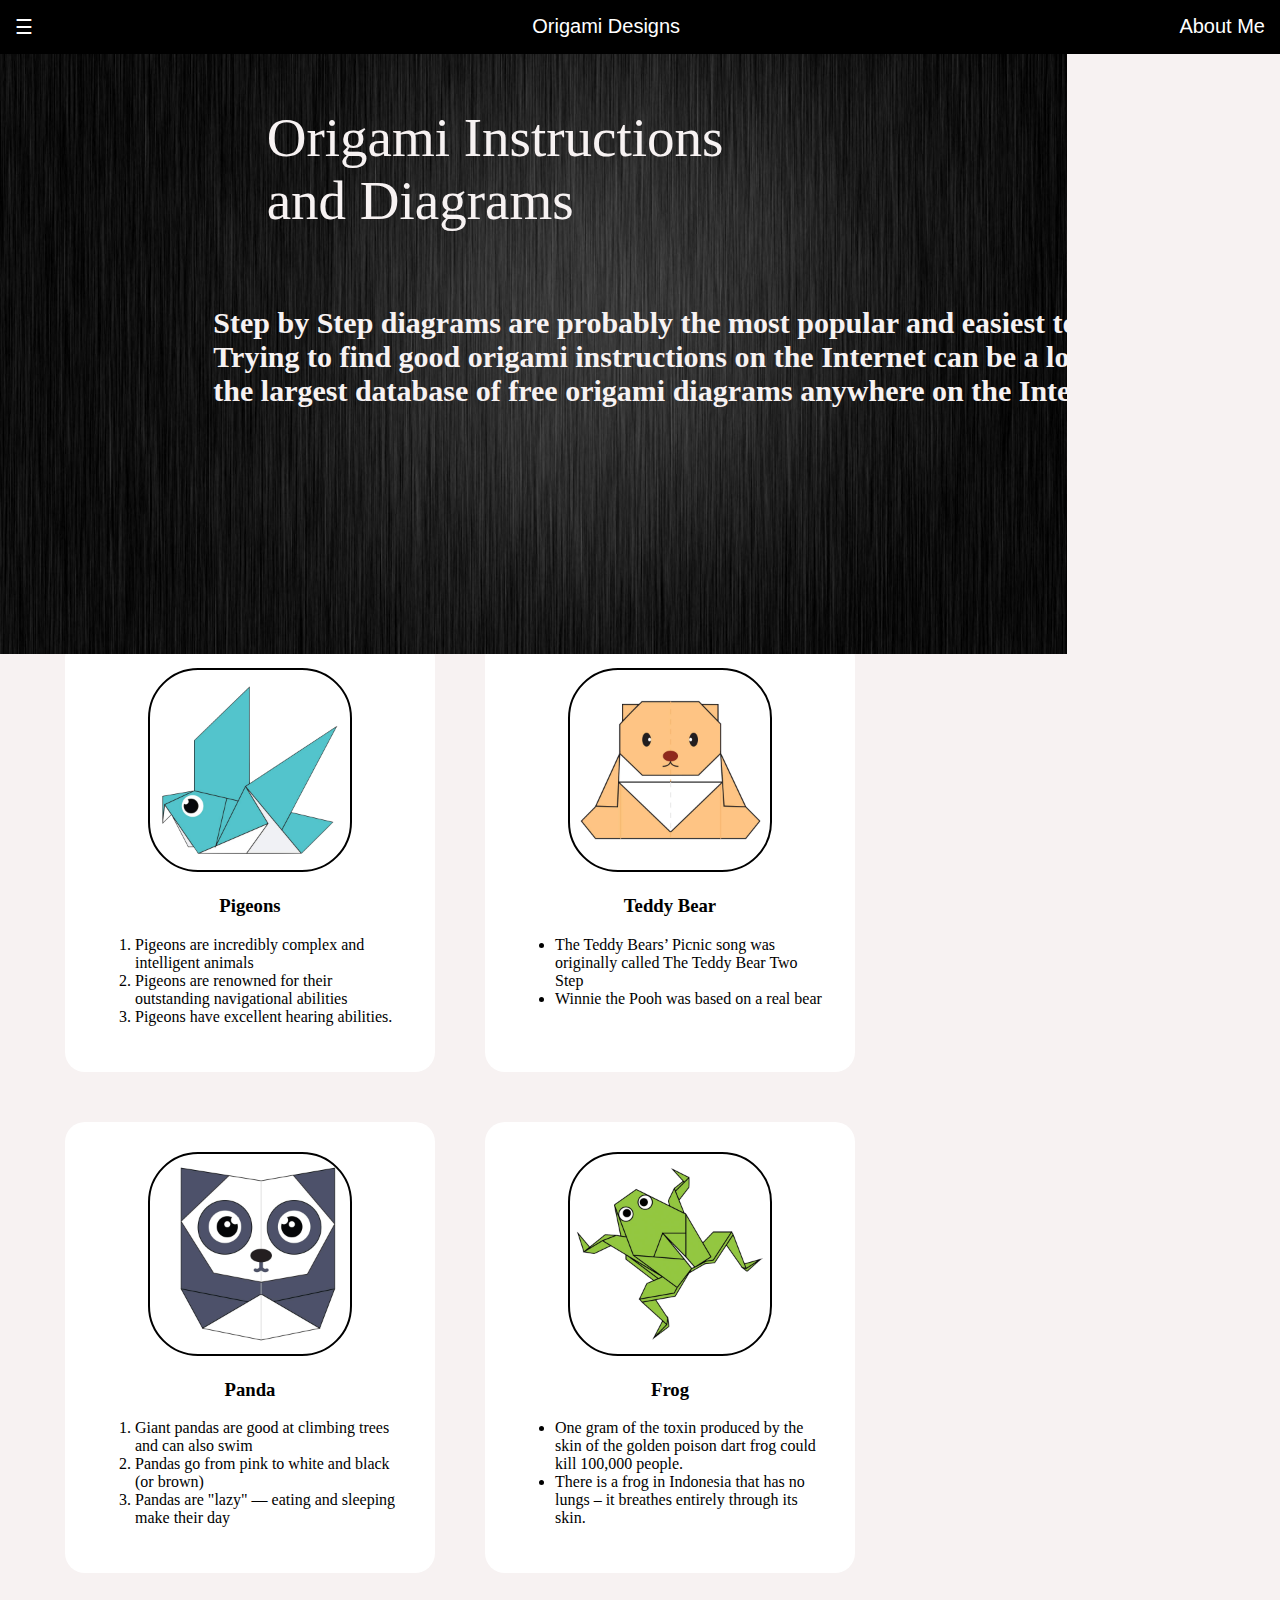
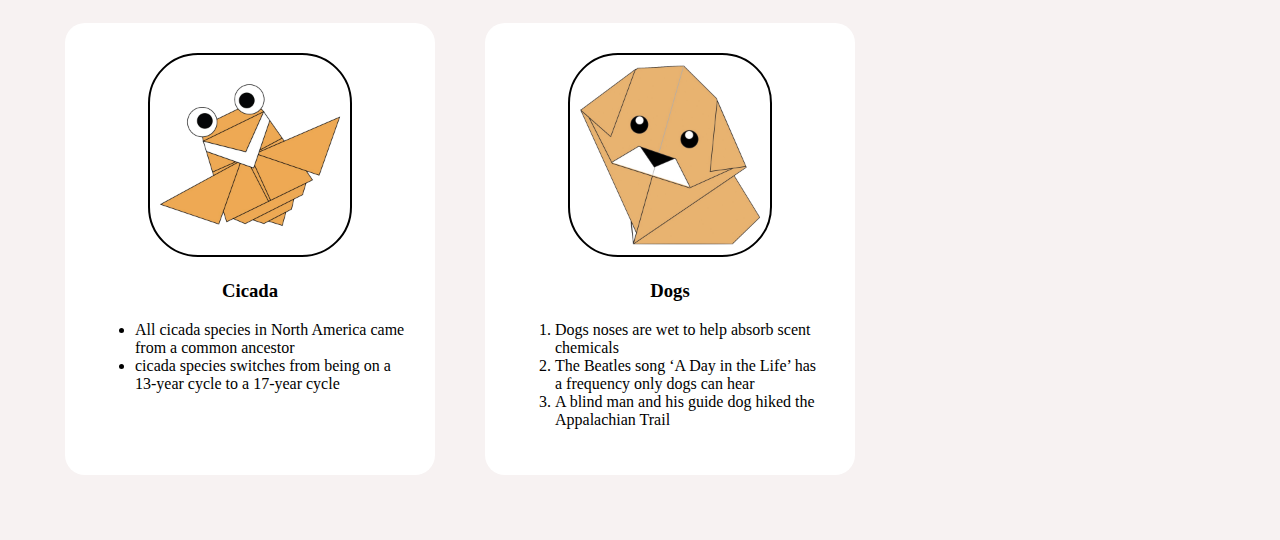
<file: index.html>
<!DOCTYPE html>
<!DOCTYPE html>
<html lang="en">
<head>
    <title>Origami Designs</title>
    <link rel="stylesheet" type="text/css" href="styles.css">
</head>
<body>
<div class="header">
    <div class="menu">
        <div ><a href ="#">☰</a></div>
        <div >Origami Designs</div>
        <div ><a href ="aboutme.html" target = "_blank">About Me</a></div>
    </div>
</div>
<div class ="bodyimg">
    <img src="main2.jpg" height="600px" width="100%">
    <p>
      Origami Instructions and Diagrams  
    </p>
    <h3><br>
    Step by Step diagrams are probably the most popular and easiest to follow way to show how to fold things out of paper. 
    Trying to find good origami instructions on the Internet can be a lot of work though. To help your search we’ve put
    together the largest database of free origami diagrams anywhere on the Internet.
    </h3>
</div>
<div class ="grid">
    <div class ="origami">
        <center>
        <a href ="http://origami.me/camel/"><img src="camel.png" width="200px" height="200px"></a>
        <h3> Camel </h3>
        </center>
        <p>
            <ol>
                <li>Camel's ears are furry</li>
                <li>Camel can move easily across the sand because of its specially designed feet</li>
                <li>When they find water, they will drink as much as possible.</li>
            </ol>
        </p>
        </div>
    <div class="origami">
        <center>
        <a href="http://origami.me/chameleon/"><img src="chameleon.png" width="200px" height="200px"></a>
        <h3> Chameleons </h3>
        </center>
        <p> 
            <ul>
                <li>Chameleons are reptiles that are part of the iguana suborder</li>
                <li>Changing skin color is an important part of communication among chameleons</li>
                <li>Most chameleons have a prehensile tail that they use to wrap around tree branches</li>
            </ul>
        </p>
        </div>
    <div class="origami">
        <center>
        <a href="http://origami.me/pigeon/"><img src="pigeon.png" width="200px" height="200px"></a>
        <h3> Pigeons </h3>
        </center>
        <p>
        <ol>
            <li>Pigeons are incredibly complex and intelligent animals</li>
            <li>Pigeons are renowned for their outstanding navigational abilities</li>
            <li>Pigeons have excellent hearing abilities.</li>
        </ol>
        </p>
        </div>
    <div class="origami">
        <center>
        <a href="http://origami.me/teddy-bear/"><img src="teddy.png" width="200px" height="200px"></a>
        <h3> Teddy Bear </h3>
        </center>
        <p>
        <ul>
            <li>The Teddy Bears’ Picnic song was originally called The Teddy Bear Two Step</li>
            <li>Winnie the Pooh was based on a real bear</li>
            
        </ul>
        </p>
        </div>

    
    <div class="origami">
        <center>
            <a href="http://origami.me/panda/"><img src="panda.png" width="200px" height="200px"></a>
            <h3> Panda </h3>
        </center>
        <p>
        <ol>
            <li>Giant pandas are good at climbing trees and can also swim</li>
            <li>Pandas go from pink to white and black (or brown)</li>
            <li>Pandas are "lazy" — eating and sleeping make their day</li>
        </ol>
        </p>
    </div>
    <div class="origami">
        <center>
            <a href ="http://origami.me/traditional-frog/"><img src="frog.png" width="200px" height="200px"></a>
            <h3> Frog </h3>
        </center>
        <p>
        <ul>
            <li>One gram of the toxin produced by the skin of the golden poison dart frog could kill 100,000 people.</li>
            <li>There is a frog in Indonesia that has no lungs – it breathes entirely through its skin.</li>
    
        </ul>
        </p>
    </div>
    <div class="origami">
        <center>
            <a href="http://origami.me/flying-cicada/"><img src="cicada.png" width="200px" height="200px"></a>
            <h3> Cicada </h3>
        </center>
        <p>
        <ul>
            <li>All cicada species in North America came from a common ancestor</li>
            <li>cicada species switches from being on a 13-year cycle to a 17-year cycle</li>
        </ul>
        </p>
    </div>
    <div class="origami">
        <center>
           <a href="http://origami.me/puppy/"><img src="dog.png" width="200px" height="200px"></a>
            <h3> Dogs </h3>
        </center>
        <p>
        <ol>
            <li>Dogs noses are wet to help absorb scent chemicals</li>
            <li>The Beatles song ‘A Day in the Life’ has a frequency only dogs can hear</li>
            <li>A blind man and his guide dog hiked the Appalachian Trail</li>
        </ol>
        </p>
    </div>
    

</div>
</body>
</html>
</file>
<file: styles.css>
.menu{
    display: flex;
    justify-content: space-between;
    background-color: black;
    padding: 15px;
    font-size: 20px;
    font-family: sans-serif;
    font-weight: 400;
    color: white;
}
body{
    margin: 0px;
    background-color:#f7f2f2;
    
}
a{
    text-decoration :none
}
a:link{
    color:#ffffff;
}

/*a:old*/
/*a:clicked*/
/*a:seen{*/
a:visited{
    color: #ffffff;
}

.bodyimg{
    position: absolute;
}
.bodyimg p{
    color:#f7f2f2;
    font-size: 55px;
    font-family: fantasy;
    position: absolute;
    top:10%;
    left:50%;
    transform: translate(-50%,-50%);
}
.bodyimg h3{
    color:#f7f2f2;
    font-family: fantasy;
    font-size: 30px;
    width: 1600px;
    position: absolute;
    top:40%;
    left:80%;
    transform: translate(-40%, -40%);
}
.grid{
    display: flex;
    flex-wrap: wrap;
    margin: 40px;
    font-family: sans-serif;
    
}
.grid img{
    border: 2px solid black;
    border-radius: 50px;
}
.origami {
    
    border-radius: 20px;
    background-color: #ffffff;
    padding: 30px;
    margin: 25px;
    width:310px;
    font-family: fantasy;
    
}

/* origami:hover{ */
/*.origami : mouseover{*/
/*.origami:link{*/
.origami:hover{

    transform: scale(1.2);
}
</file>
